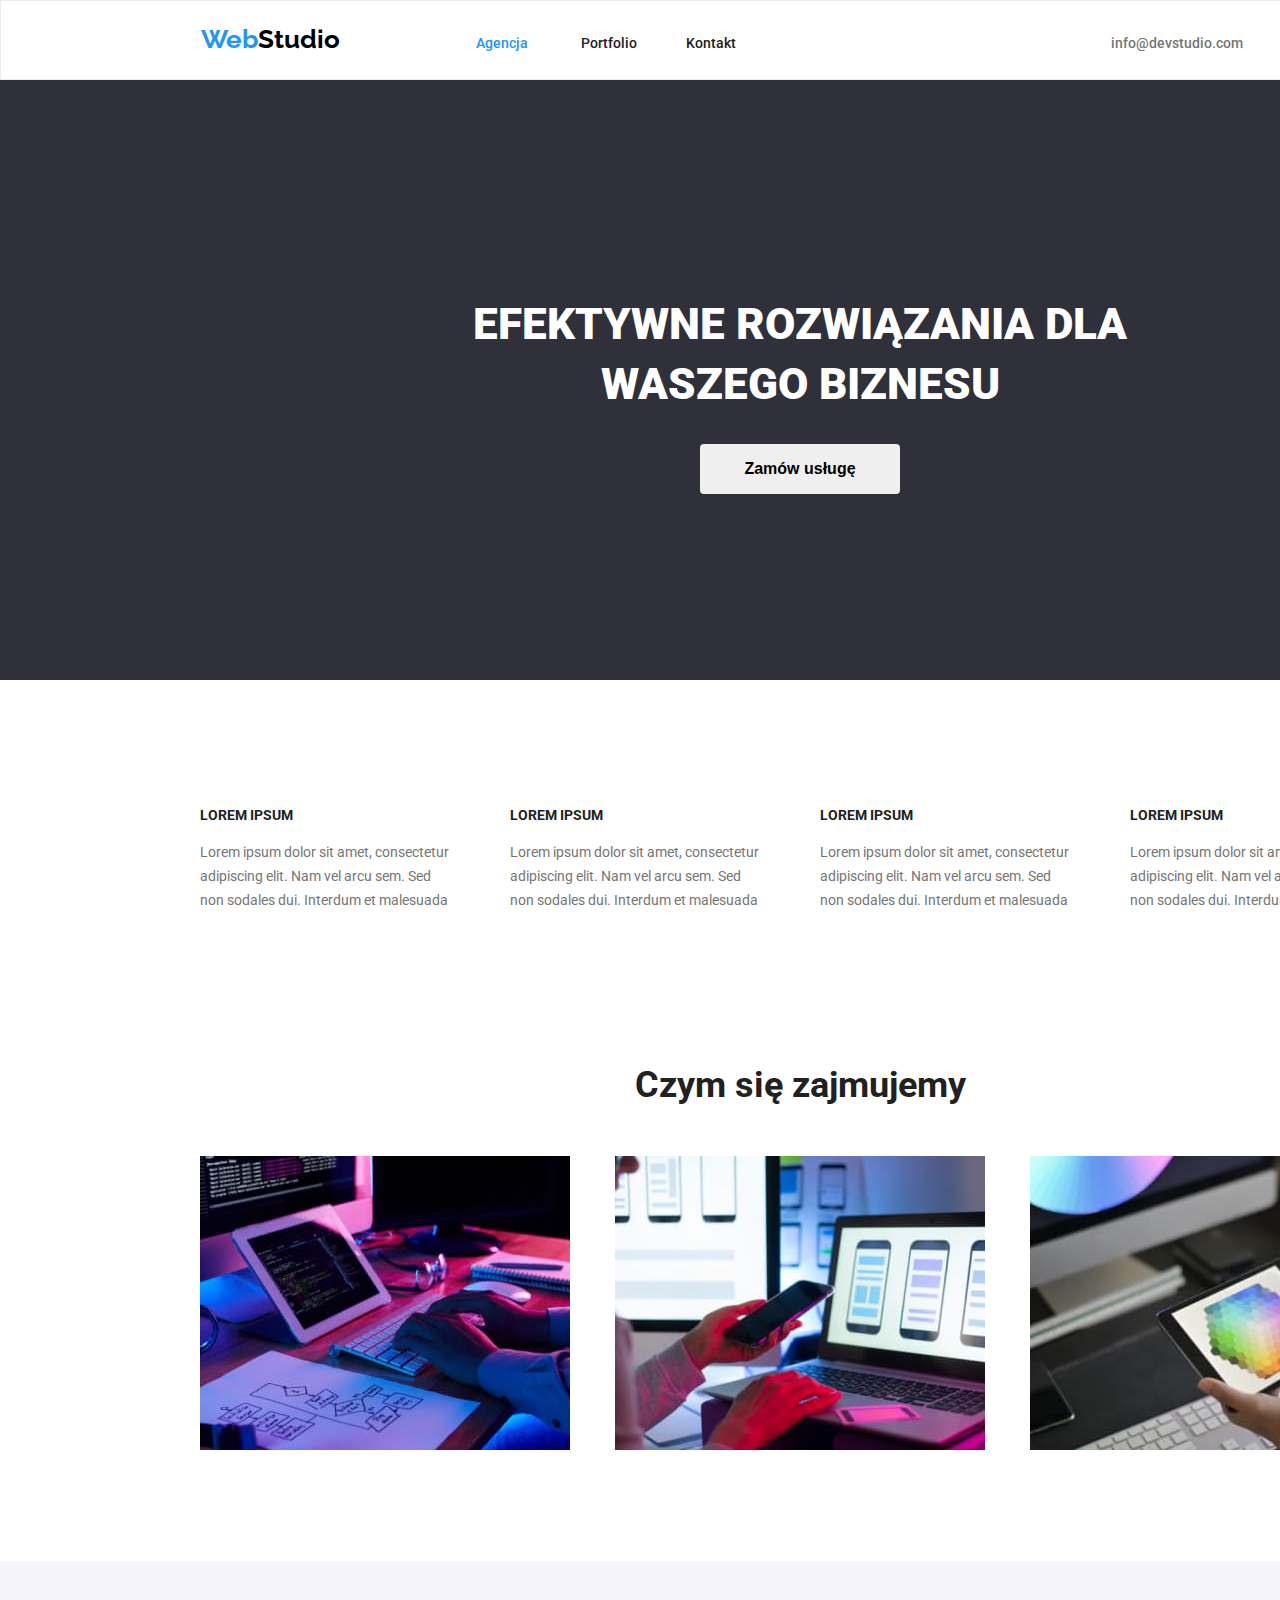
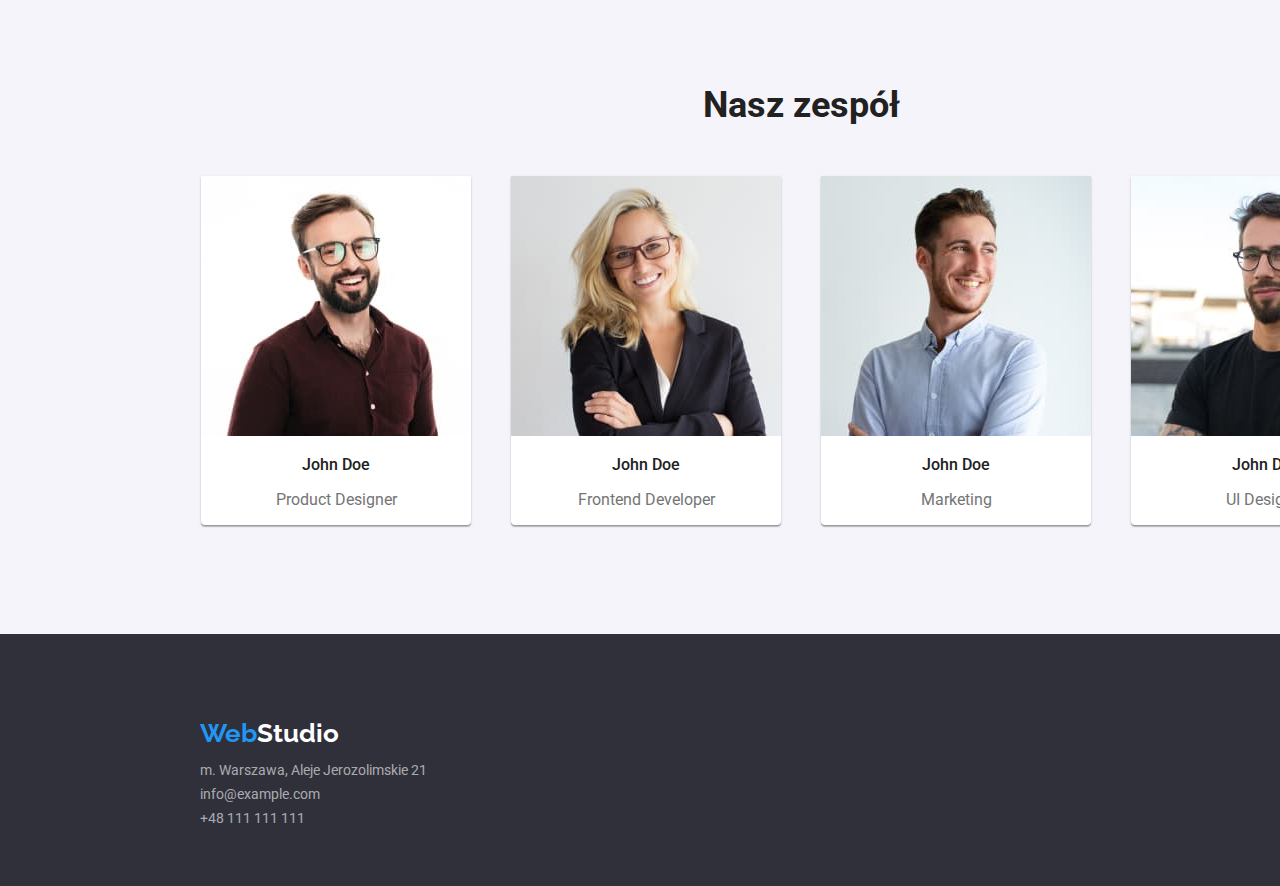
<file: index.html>
<!DOCTYPE html>
<html lang="pl">

<head>
  <meta charset="UTF-8">
  <meta http-equiv="X-UA-Compatible" content="IE=edge">
  <meta name="viewport" content="width=device-width, initial-scale=1.0">
  <title>Zadanie Domowe #3</title>
  <link rel="preconnect" href="https://fonts.googleapis.com">
  <link rel="preconnect" href="https://fonts.gstatic.com" crossorigin>
  <link href="https://fonts.googleapis.com/css2?family=Raleway:wght@700&family=Roboto:wght@400;500;700;900&display=swap"
    rel="stylesheet">
  <link href="https://github.com/sindresorhus/modern-normalize" rel="stylesheet">
  <link href="css/styles.css" rel="stylesheet">
</head>

<body>
  <header>
    <!--Menu-->
    <div class="menu">
      <div class="container">
        <section class="spacing-header">
          <nav>
            <a href="index.html" class="website-logo"><span class="brand-color-logo">Web</span>Studio</a>
            <ul class="navigation-list">
              <li class="nav-list-item"><a href="#" class="nav-link current">Agencja</a></li>
              <li class="nav-list-item"><a href="portfolio.html" class="nav-link">Portfolio</a></li>
              <li class="nav-list-item"><a href="#" class="nav-link">Kontakt</a></li>
            </ul>
          </nav>
          <ul class="header-contact">
            <li class="header-contact-item"><a class="info-header"
                href="mailto:info@devstudio.com">info@devstudio.com</a>
            </li>
            <li class="header-contact-item"><a class="info-header" href="tel:+48111111111">+48 111 111 111</a></li>
          </ul>
        </section>
      </div>
    </div>

    <!--Hero-->
    <section class="hero-background">
      <div class="container">
        <div class="hero-spacing">
          <h1 class="hero-header">Efektywne rozwiązania dla waszego biznesu</h1>
          <button class="hero-select" type="button">Zamów usługę</button>
        </div>
      </div>
    </section>
  </header>

  <main>
    <!--Opisy... czegoś-->

    <section class="background-main section-lorem">
      <div class="container">
        <ul class="spacing-main-abilities">
          <li class="abilities-box">
            <h4 class="abilities-name">Lorem Ipsum</h4>
            <p class="abilities-description">
              Lorem ipsum dolor sit amet, consectetur adipiscing elit. Nam vel arcu sem. Sed non sodales dui. Interdum
              et
              malesuada
            </p>
          </li>

          <li class="abilities-box">
            <h4 class="abilities-name">Lorem Ipsum</h4>
            <p class="abilities-description">
              Lorem ipsum dolor sit amet, consectetur adipiscing elit. Nam vel arcu sem. Sed non sodales dui. Interdum
              et
              malesuada
            </p>
          </li>

          <li class="abilities-box">
            <h4 class="abilities-name">Lorem Ipsum</h4>
            <p class="abilities-description">
              Lorem ipsum dolor sit amet, consectetur adipiscing elit. Nam vel arcu sem. Sed non sodales dui. Interdum
              et
              malesuada
            </p>
          </li>

          <li class="abilities-box">
            <h4 class="abilities-name">Lorem Ipsum</h4>
            <p class="abilities-description">
              Lorem ipsum dolor sit amet, consectetur adipiscing elit. Nam vel arcu sem. Sed non sodales dui. Interdum
              et
              malesuada
            </p>
          </li>
        </ul>
      </div>
    </section>


    <section class="section background-main">
      <div class="container">
        <!--Czym się zajmujemy (mogę tylko zgadywać co te zdjęcia mają przedstawiać)-->
        <div>
          <h2 class="job-title">Czym się zajmujemy</h2>
          <ul class="job-example">
            <li>
              <img src="images/whatdowedo/whatdowedo1.jpg" alt="kodowanie" width="370" height="294">
            </li>
            <li>
              <img src="images/whatdowedo/whatdowedo2.jpg" alt="stylowanie" width="370" height="294">
            </li>
            <li>
              <img src="images/whatdowedo/whatdowedo3.jpg" alt="projektowanie" width="370" height="294">
            </li>
          </ul>
        </div>
    </section>

    <!--Nasz Zespół-->
    <section class="our-team-background
    section">
      <div class="container">
        <h2 class="job-title">Nasz zespół</h2>

        <ul class="job-example">
          <li class="our-team-photo">
            <img src="images/ourteam/team1.jpg" alt="product designer John Doe" width="270" height="260">

            <h3 class="team-name">John Doe</h3>
            <p class="team-job">Product Designer</p>
          </li>

          <li class="our-team-photo">
            <img src="images/ourteam/team2.jpg" alt="frontend developer John Doe" width="270" height="260">

            <h3 class="team-name">John Doe</h3>
            <p class="team-job">Frontend Developer</p>
          </li>
          <li class="our-team-photo">
            <img src="images/ourteam/team3.jpg" alt="marketing John Doe" width="270" height="260">

            <h3 class="team-name">John Doe</h3>
            <p class="team-job">Marketing</p>
          </li>
          <li class="our-team-photo">
            <img src="images/ourteam/team4.jpg" alt="UI Designer John Doe" width="270" height="260">

            <h3 class="team-name">John Doe</h3>
            <p class="team-job">UI Designer</p>
          </li>
        </ul>
      </div>
    </section>
  </main>
  <footer class="background-footer">
    <div class="container">
      <!--Dane kontaktowe-->
      <address>
        <ul class="spacing-footer">
          <li><a href="index.html" class="website-logo-footer"><span class="brand-color-logo">Web</span><span
                class="alternate-logo-color">Studio</span></a></li>
          <li>
            <a class="info-footer" href="https://goo.gl/maps/Q5S3VX1AJdWTQytPA" target="_blank">
              m. Warszawa, Aleje Jerozolimskie 21</a>
          </li>
          <li><a class="info-footer" href="mailto:info@example.com">info@example.com</a></li>
          <li><a class="info-footer" href="tel:+48111111111">+48 111 111 111</a></li>
        </ul>
      </address>
    </div>
  </footer>
</body>

</html>
</file>
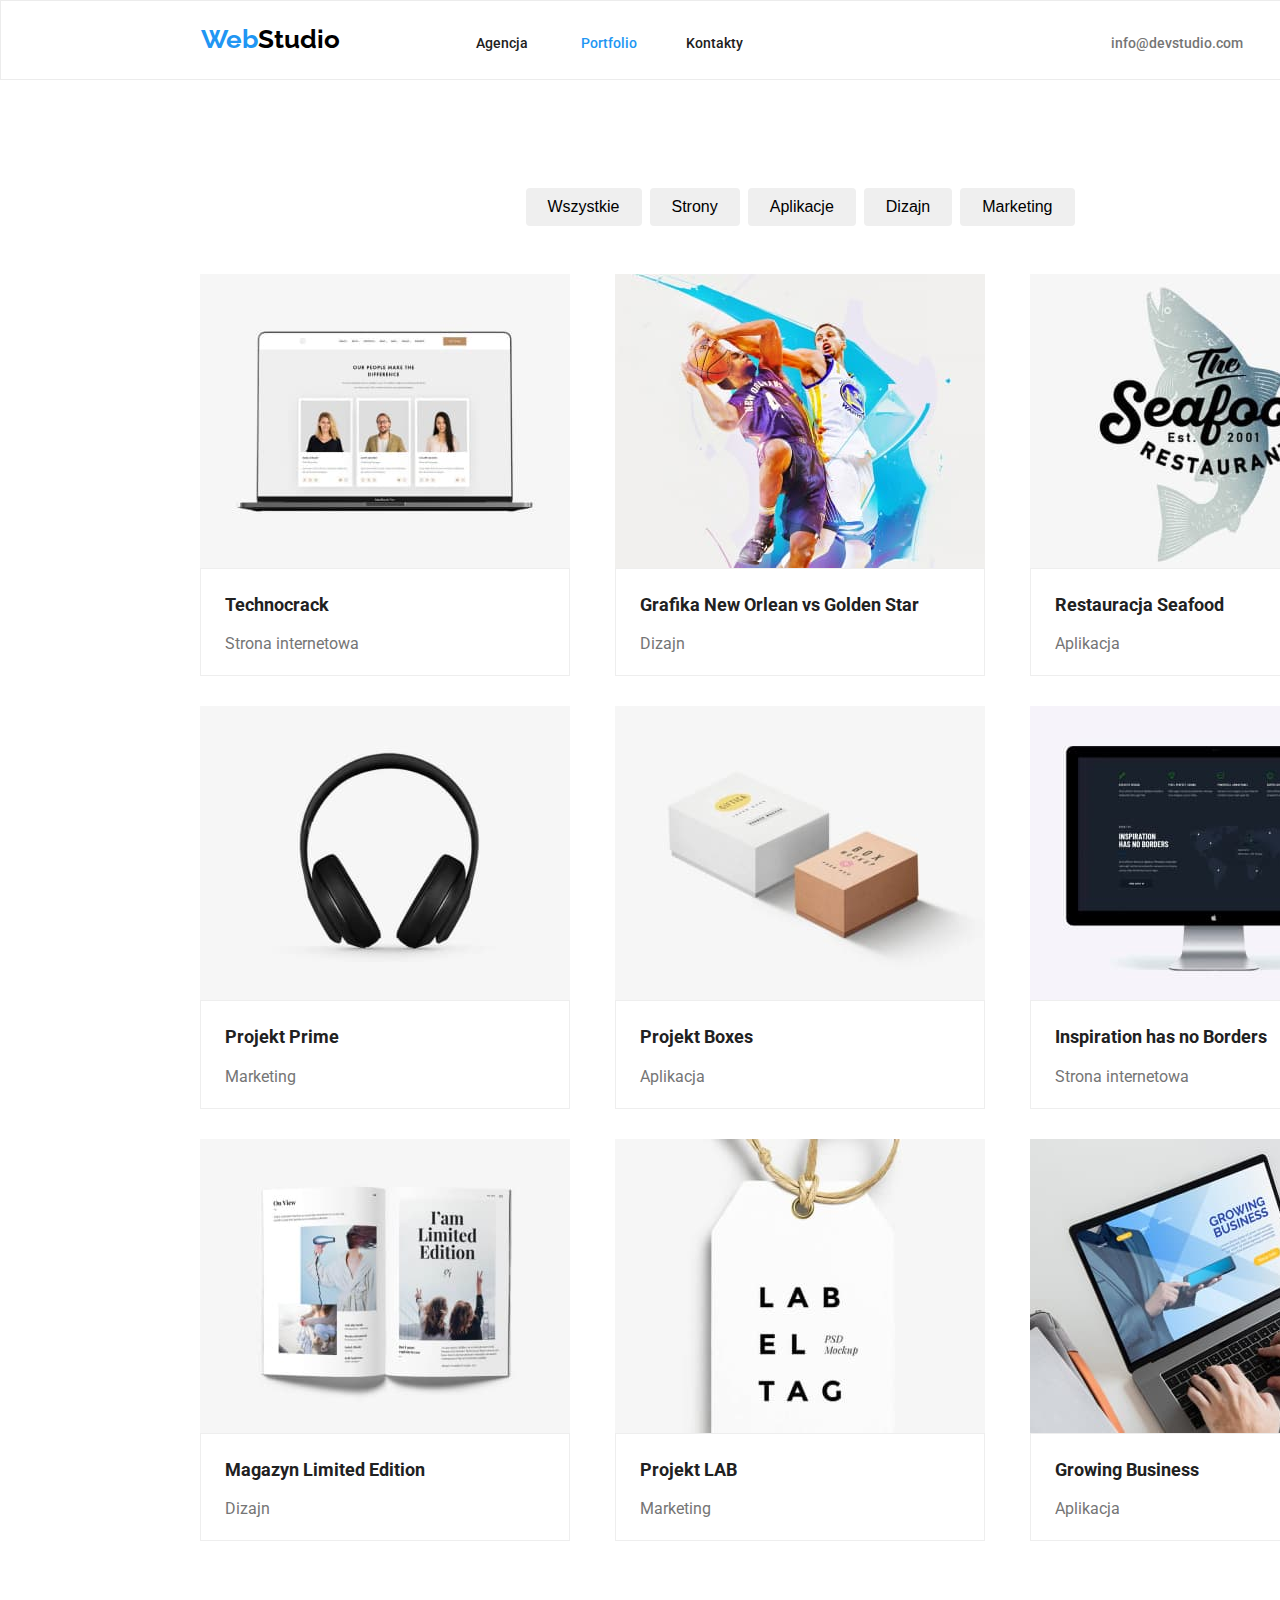
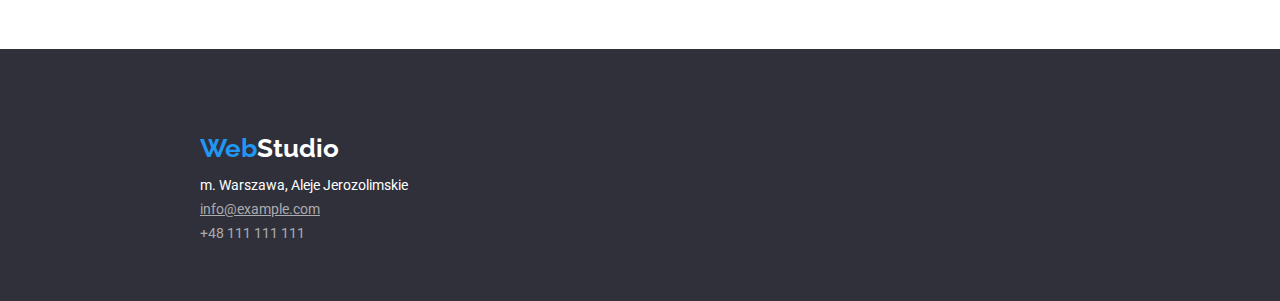
<file: portfolio.html>
<!DOCTYPE html>
<html lang="pl">

<head>
  <meta charset="UTF-8">
  <meta http-equiv="X-UA-Compatible" content="IE=edge">
  <meta name="viewport" content="width=device-width, initial-scale=1.0">
  <title>Zadanie domowe #3</title>
  <link rel="preconnect" href="https://fonts.googleapis.com">
  <link rel="preconnect" href="https://fonts.gstatic.com" crossorigin>
  <link href="https://fonts.googleapis.com/css2?family=Raleway:wght@700&family=Roboto:wght@400;500;700;900&display=swap"
    rel="stylesheet">
  <link href="css/modern-normalize.css" rel="normalizer">
  <link href="css/styles.css" rel="stylesheet">
</head>

<body>
  <header class="menu">
    <!--Menu-->
    <div class="container">
      <section class="spacing-header">
        <nav>
          <a class="website-logo" href="index.html">
            <span class="brand-color-logo">Web</span>Studio</a>
          <ul class="navigation-list">
            <li class="nav-list-item"><a class="nav-link" href="#">Agencja</a></li>
            <li class="nav-list-item"><a class="nav-link current" href="portfolio.html">Portfolio</a></li>
            <li class="nav-list-item"><a class="nav-link" href="#">Kontakty</a></li>

          </ul>
        </nav>
        <ul class="header-contact">
          <li class="header-contact-item"><a class="info-header" href="mailto:info@devstudio.com">info@devstudio.com</a>
          </li>
          <li class="header-contact-item"><a class="info-header" href="tel:+48111111111">+48 111 111 111</a></li>
        </ul>
      </section>
    </div>
  </header>
  <main class="background-main">
    <!--Portfolio-->
    <div class="section">
      <div class="container">
        <div>
          <ul class="spacing-portfolio-select">
            <li><button class="portfolio-select" type="button">Wszystkie</button></li>
            <li><button class="portfolio-select" type="button">Strony</button></li>
            <li><button class="portfolio-select" type="button">Aplikacje</button></li>
            <li><button class="portfolio-select" type="button">Dizajn</button></li>
            <li><button class="portfolio-select" type="button">Marketing</button></li>
          </ul>
        </div>
        <section>
          <ul class="spacing-portfolio-main">
            <li class="portfolio-main-item">
              <img src="images/everything/technocrack.jpg" alt="laptop displaying a website" width="370" height="294">
              <div class="portfolio-description">
                <h3 class="portfolio-name">Technocrack </h3>
                <p class="portfolio-type">Strona internetowa</p>
              </div>
            </li>
            <li class="portfolio-main-item">
              <img src="images/everything/new-orlean-vs-golden-star.jpg" alt="two basketball players" width="370"
                height="294">
              <div class="portfolio-description">
                <h3 class="portfolio-name">Grafika New Orlean vs Golden Star</h3>
                <p class="portfolio-type">Dizajn</p>
              </div>
            </li>
            <li class="portfolio-main-item">
              <img src="images/everything/seafood.jpg" alt="logo on top of a fish" width="370" height="294">
              <div class="portfolio-description">
                <h3 class="portfolio-name">Restauracja Seafood</h3>
                <p class="portfolio-type">Aplikacja</p>
              </div>
            </li>
            <li class="portfolio-main-item">
              <img src="images/everything/prime.jpg" alt="black headphones" width="370" height="294">
              <div class="portfolio-description">
                <h3 class="portfolio-name">Projekt Prime</h3>
                <p class="portfolio-type">Marketing</p>
              </div>
            </li>
            <li class="portfolio-main-item">
              <img src="images/everything/boxes.jpg" alt="white and brown box" width="370" height="294">
              <div class="portfolio-description">
                <h3 class="portfolio-name">Projekt Boxes</h3>
                <p class="portfolio-type">Aplikacja</p>
              </div>
            </li>
            <li class="portfolio-main-item">
              <img src="images/everything/inspiration-has-no-borders.jpg" alt="monitor displaying a website" width="370"
                height="294">
              <div class="portfolio-description">
                <h3 class="portfolio-name">Inspiration has no Borders</h3>
                <p class="portfolio-type">Strona internetowa</p>
              </div>
            </li>
            <li class="portfolio-main-item">
              <img src="images/everything/limited-Edition.jpg" alt="opened magazine" width="370" height="294">
              <div class="portfolio-description">
                <h3 class="portfolio-name">Magazyn Limited Edition</h3>
                <p class="portfolio-type">Dizajn</p>
              </div>
            </li>
            <li class="portfolio-main-item">
              <img src="images/everything/lab.jpg" alt="large wide tag" width="370" height="294">
              <div class="portfolio-description">
                <h3 class="portfolio-name">Projekt LAB</h3>
                <p class="portfolio-type">Marketing</p>
              </div>
            </li>
            <li class="portfolio-main-item">
              <img src="images/everything/growing-business.jpg" alt="hands writing on a laptop" width="370"
                height="294">
              <div class="portfolio-description">
                <h3 class="portfolio-name">Growing Business</h3>
                <p class="portfolio-type">Aplikacja</p>
              </div>
      </div>
      </li>
      </ul>
      </section>

    </div>
    </div>
  </main>

  <footer class="background-footer">
    <div class="container">
      <!--Dane kontaktowe, wstawiłem podkreślenie do maila jako że w naszej wersji szablonu z Figmy jest on obecny, ale widziałem w pokazywanej na wykładzie wersji go nie ma-->
      <address>
        <ul class="spacing-footer">
          <li><a href="index.html" class="website-logo-footer">
              <span class="brand-color-logo">Web</span><span class="alternate-logo-color">Studio</span></a></li>
          <li><a class="info-footer-location" href="https://goo.gl/maps/Q5S3VX1AJdWTQytPA" target="_blank">m. Warszawa,
              Aleje
              Jerozolimskie</a></li>
          <li><a class="info-footer info-footer-underline" href="mailto:info@example.com">info@example.com</a></li>
          <li><a class="info-footer" href="tel:+48111111111">+48 111 111 111</a></li>
        </ul>
      </address>
    </div>
  </footer>
</body>

</html>
</file>
<file: css/styles.css>
* {
  box-sizing: border-box;
}
/*To zadanie było czystym chaosem. O ile efekt osiągnałem to mam wątpliwości co do zastonowanej do niego medody*/
:root {
  /*Nie wpisałem tu kolorów białego i czarnego jako, że się je szybciej wpisuje niż pozostałe i pojawiają się tylko kilka razy na całej stronie. Czy lepiej jednak wpisywać tu każdy kolor?*/
  --brand-color: rgb(33, 150, 243, 100%);
  --text-color: rgb(33, 33, 33, 100%);
  --background-color: rgb(47, 48, 58, 100%);
  --info-color: rgb(117, 117, 117, 100%);
  --info-footer-color: rgb(255, 255, 255, 60%);
}
body {
  font-family: "Roboto", sans-serif;
  color: var(--text-color);
  font-size: 14px;
  width: 1600px;
  display: flex;
  flex-direction: column;
  justify-content: center;
  margin: auto;
  background-color: #e5e5e5;
}
li {
  list-style: none;
}
.section {
  padding-top: 94px;
  padding-bottom: 94px;
}
/*W kryteriach jest napisane że ma być 1200px, ale na stronie jest 1170px.
To sprawia że trzeba brać poprawkę na wszystkie poziome marginy, bo inaczej elementy na
stronie nie ułożą się tak jak trzeba.*/
.container {
  width: 1200px;
  margin-left: 200px;
  margin-right: 200px;
}

/*Logo WebStudio*/
.website-logo {
  font-family: "Raleway", sans-serif;
  font-size: 26px;
  font-weight: 700;
  line-height: 1.95;
  color: black;
  text-decoration: none;
  margin-right: 93px;

  margin-top: 24px;
}
.website-logo-footer {
  font-family: "Raleway", sans-serif;
  font-size: 26px;
  font-weight: 700;
  line-height: 1.95;
  color: black;
  text-decoration: none;
  font-style: normal;
}
.alternate-logo-color {
  color: white;
}
.brand-color-logo {
  color: var(--brand-color);
}
/*Header*/
.menu {
  height: 80px;
  border: #ececec 1px solid;
  background-color: white;
}
.spacing-header {
  display: flex;
  align-items: baseline;
  justify-content: space-between;
}
.navigation-list {
  margin-top: 32px;
  display: inline-block;
}
.nav-list-item {
  padding-right: 46px;
  display: inline-block;
}
.header-contact-item {
  display: inline-block;
}
header section ul li:first-child {
  padding-right: 50px;
}

.header-contact {
  height: 16px;
  margin-top: 32px;
}
.info-header {
  color: var(--info-color);
  text-decoration: none;
  font-weight: 500;
  line-height: 1.5;
}

.nav-link {
  font-weight: 500;
  text-decoration: none;
  color: var(--text-color);
}
.hero-header {
  font-size: 44px;
  font-weight: 900;
  line-height: 1.36;

  color: white;
  margin-left: 273px;
  margin-right: 273px;
  text-align: center;
  text-transform: uppercase;
  display: inline-block;
  /*Z uwagi na to że container w figmie jest odrobinę mniejszy, nie jestem w stanie wycentrować elementów przy wykorzystaniu tych samych wartości marginesów.*/
}
.hero-select {
  font-weight: 700;
  font-size: 16px;
  line-height: 1.88;
  cursor: pointer;
  width: 200px;
  height: 50px;
  border: none;
  border-radius: 4px;
}
.hero-background {
  background-color: var(--background-color);
  height: 600px;
  display: grid;
  align-items: center;
}
.hero-spacing {
  display: inline-flex;
  flex-direction: column;
  align-items: center;
  flex-wrap: wrap;
}
/*Nie byłem pewien jak sprawić by logo na dole po najechaniu zmieniało kolor na niebieski oraz zachowało swój biały kolor bez nadawania mu osobnej klasy */
a:hover,
a:focus,
a:active,
button:hover,
button:focus,
button:active,
.alternate-logo-color:hover,
.alternate-logo-color:focus,
.alternate-logo-color:active {
  color: var(--brand-color);
}
.current{color:var(--brand-color)}
/*Przyciski*/
.portfolio-select:hover,
.portfolio-select:focus,
.portfolio-select:active,
.hero-select:hover,
.hero-select:focus,
.hero-select:active {
  background-color: var(--brand-color);
  color: white;
}
/*Main*/
.background-main {
  background-color: white;
}
.spacing-portfolio-select {
  display: flex;
  justify-content: center;
  padding: 0;
}
.portfolio-select {
  font-size: 16px;
  font-weight: 500;
  line-height: 1.62;
  cursor: pointer;
  margin-right: 8px;
  margin-bottom: 34px;
  height: 38px;
  padding: 6px 22px;
  border: none;
  border-radius: 4px;
}
li:last-child button {
  margin: 0;
}
.spacing-portfolio-main {
  display: flex;
  flex-wrap: wrap;
  justify-content: space-between;
  padding: 0;
}
.portfolio-description {
  padding-left: 24px;
  border: 1px solid #eeeeee;
}
.portfolio-name {
  font-size: 18px;
  font-weight: 700;
  line-height: 2;
  margin-bottom: 0.4rem;
}
.portfolio-type {
  color: var(--info-color);
  font-size: 16px;
  line-height: 1.88;
  margin-top: 0.4rem;
}
.portfolio-main-item {
  margin-bottom: 30px;
  display: grid;
}
.portfolio-main-item:nth-child(n + 7) {
  margin-bottom: 0px;
}
.section-lorem {
  display: grid;
  padding-top: 94px;
}
.spacing-main-abilities {
  display: flex;
  justify-content: space-between;
  padding: 0;
}
.abilities-box {
  width: 270px;
  margin-right: 30px;
}
.abilities-box:last-child {
  margin-right: 0;
}
.abilities-name {
  font-weight: 700;
  text-transform: uppercase;
}
.abilities-description {
  line-height: 1.71;
  color: var(--info-color);
  width: 95%;
}
.job-title {
  font-size: 36px;
  font-weight: 700;
  line-height: 1.13;
  text-align: center;
}
.job-example {
  display: flex;
  justify-content: space-between;
  margin-top: 50px;
  gap: 30px;
  padding: 0;
}
.team-name {
  font-weight: 500;
  font-size: 16px;
  line-height: 1.2;
}
.team-job {
  font-size: 16px;
  color: var(--info-color);
}
.team-description {
  font-size: 16px;
  color: var(--info-color);
  line-height: 1.2;
}
.our-team-background {
  background-color: #f5f4fa;
  border: 1px #f5f4fa solid;
  text-align: center;
}
.our-team-photo {
  background-color: white;
  box-shadow: 0px 2px 1px 0px #00000033, 0px 1px 1px 0px #00000024,
    0px 1px 3px 0px #0000001f;

  border-radius: 0px 0px 4px 4px;
}

/*Footer*/
.spacing-footer {
  padding-top: 60px;
  padding-left: 0;
}
.background-footer {
  height: 252px;
  background-color: var(--background-color);
  display: grid;
}
.info-footer {
  color: var(--info-footer-color);
  text-decoration: none;
  line-height: 1.71;
  font-style: normal;
}
.info-footer-underline {
  text-decoration: underline;
}
.info-footer-location {
  text-decoration: none;
  line-height: 1.71;
  color: white;
  font-style: normal;
}
</file>
